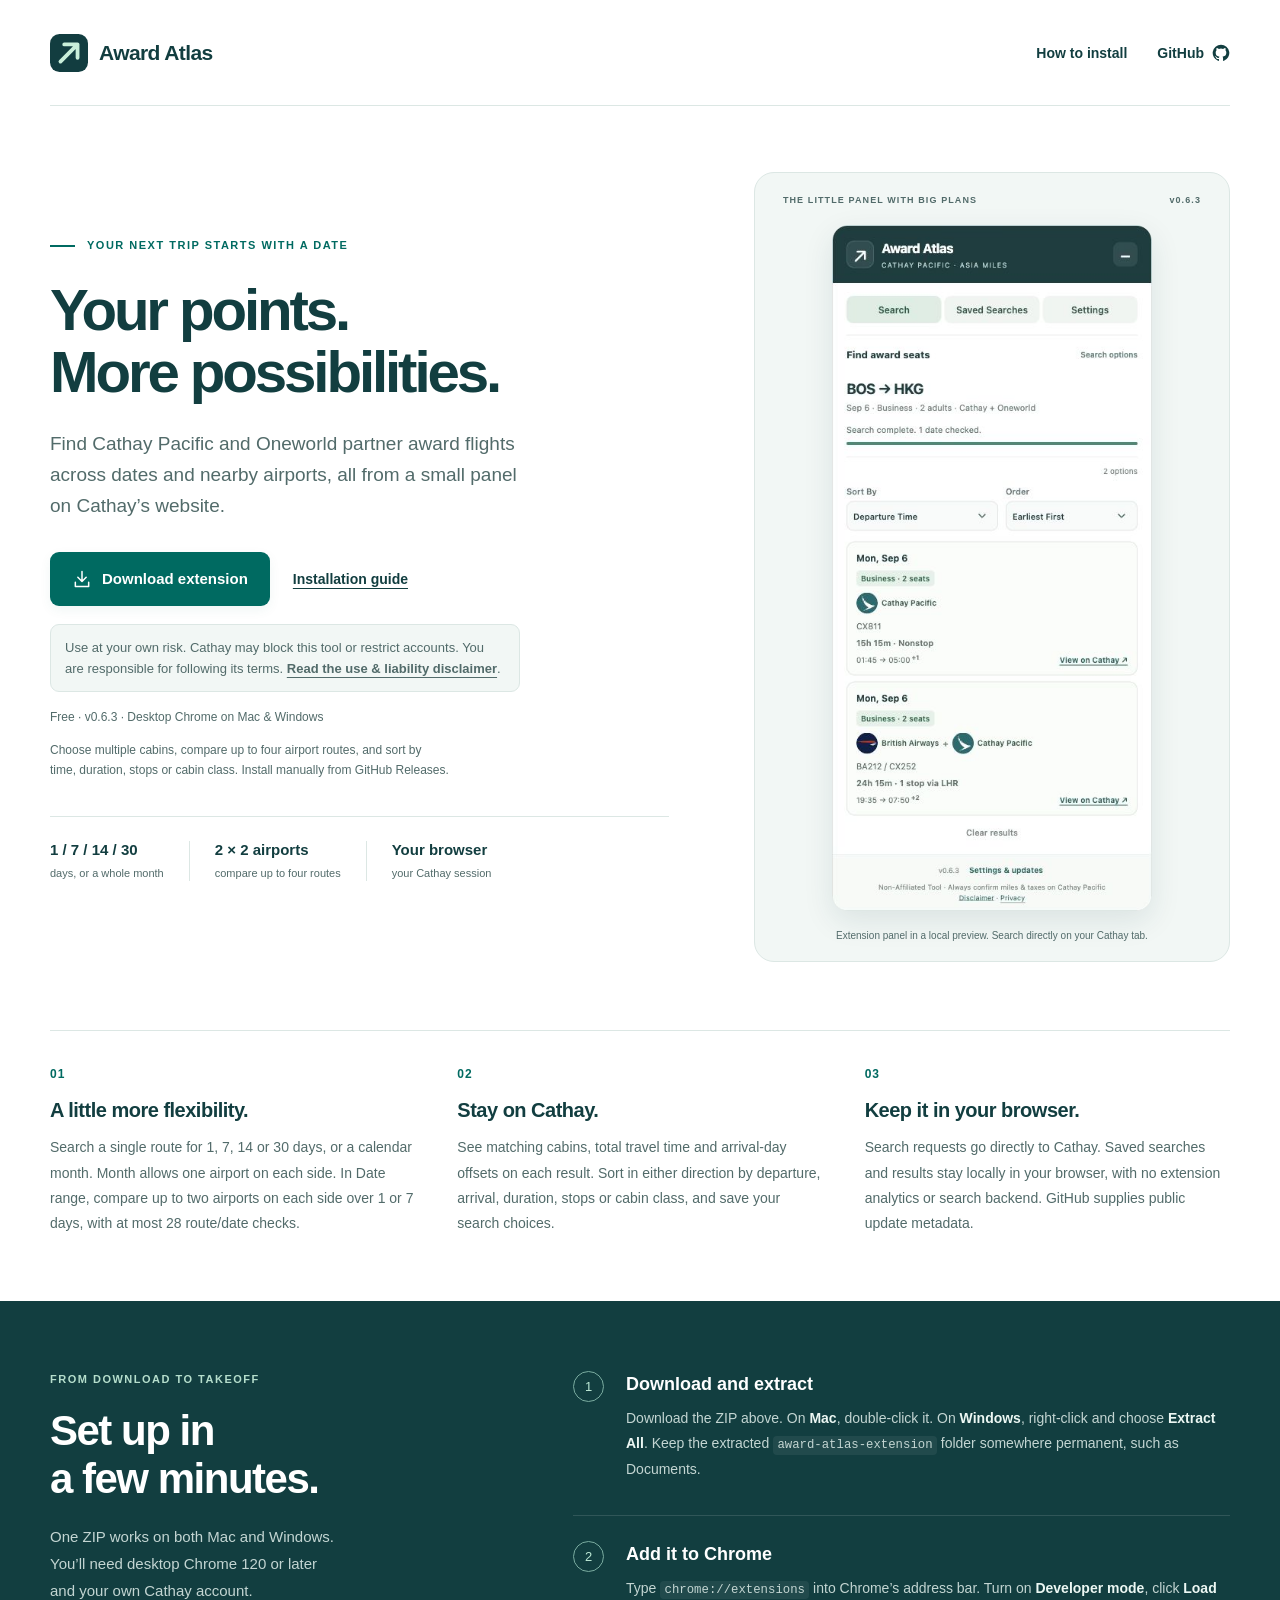
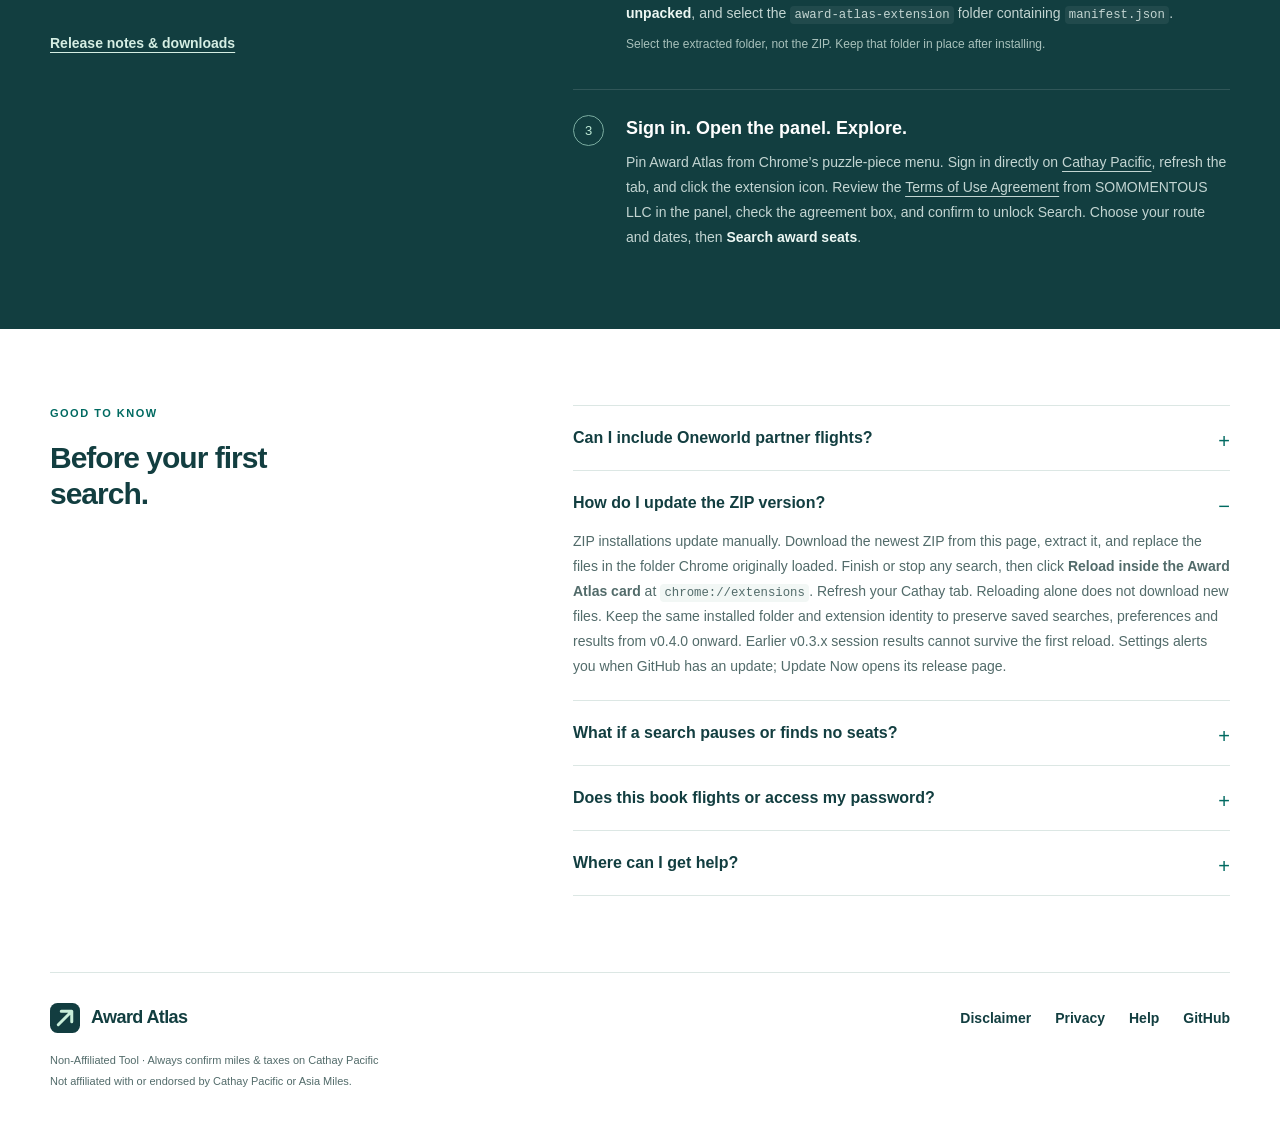
<file: index.html>
<!doctype html>
<html lang="en">
<head>
  <meta charset="utf-8">
  <meta name="viewport" content="width=device-width, initial-scale=1">
  <meta name="description" content="A free Chrome extension for searching Cathay Pacific award seats. Explore 1, 7, 14, or 30 days, or a calendar month, in a small panel on Cathay’s website.">
  <meta name="theme-color" content="#123e40">
  <title>Award Atlas — Find your next award flight</title>
  <link rel="icon" href="assets/mark.svg" type="image/svg+xml">
  <link rel="stylesheet" href="style.css">
</head>
<body>
  <a class="skip-link" href="#main">Skip to content</a>
  <header class="site-header wrap">
    <a class="brand" href="./" aria-label="Award Atlas home"><img src="assets/mark.svg" width="38" height="38" alt=""><span>Award Atlas</span></a>
    <nav aria-label="Main navigation">
      <a href="#install">How to install</a>
      <a href="https://github.com/somomentous/award-atlas">GitHub <svg aria-hidden="true" width="18" height="18" viewBox="0 0 24 24" fill="currentColor"><path d="M12 .9a11.1 11.1 0 0 0-3.51 21.63c.56.1.76-.24.76-.54v-2.07c-3.1.67-3.75-1.32-3.75-1.32-.5-1.29-1.24-1.63-1.24-1.63-1.01-.69.08-.68.08-.68 1.12.08 1.71 1.15 1.71 1.15.99 1.71 2.6 1.21 3.23.92.1-.72.39-1.21.71-1.49-2.48-.28-5.08-1.24-5.08-5.52 0-1.22.43-2.22 1.15-3-.12-.28-.5-1.42.11-2.96 0 0 .94-.3 3.05 1.14a10.59 10.59 0 0 1 5.56 0c2.12-1.44 3.05-1.14 3.05-1.14.61 1.54.23 2.68.12 2.96.72.78 1.14 1.78 1.14 3 0 4.29-2.61 5.23-5.1 5.51.4.35.76 1.02.76 2.06v3.07c0 .3.2.65.76.54A11.1 11.1 0 0 0 12 .9Z"/></svg></a>
    </nav>
  </header>

  <main id="main">
    <section class="hero wrap" aria-labelledby="hero-title">
      <div class="hero-copy">
        <p class="eyebrow"><span class="rule"></span> YOUR NEXT TRIP STARTS WITH A DATE</p>
        <h1 id="hero-title">Your points.<br>More possibilities.</h1>
        <p class="intro">Find Cathay Pacific and Oneworld partner award flights across dates and nearby airports, all from a small panel on Cathay’s website.</p>
        <div class="hero-actions">
          <a class="button" href="https://github.com/somomentous/award-atlas/releases/latest/download/Award-Atlas.zip">
            <svg aria-hidden="true" width="20" height="20" viewBox="0 0 24 24" fill="none" stroke="currentColor" stroke-width="1.8" stroke-linecap="round" stroke-linejoin="round"><path d="M12 3v12m-5-5 5 5 5-5M4 16v5h16v-5"/></svg>
            Download extension
          </a>
          <a class="text-link" href="#install">Installation guide</a>
        </div>
        <p class="download-disclaimer">Use at your own risk. Cathay may block this tool or restrict accounts. You are responsible for following its terms. <a href="disclaimer.html">Read the use &amp; liability disclaimer</a>.</p>
        <p class="download-meta">Free · v0.6.3 · Desktop Chrome on Mac &amp; Windows</p>
        <p class="store-note">Choose multiple cabins, compare up to four airport routes, and sort by time, duration, stops or cabin class. Install manually from GitHub Releases.</p>
        <dl class="quick-facts">
          <div><dt>1 / 7 / 14 / 30</dt><dd>days, or a whole month</dd></div>
          <div><dt>2 × 2 airports</dt><dd>compare up to four routes</dd></div>
          <div><dt>Your browser</dt><dd>your Cathay session</dd></div>
        </dl>
      </div>
      <figure class="product-preview">
        <div class="preview-topline"><span>THE LITTLE PANEL WITH BIG PLANS</span><span>v0.6.3</span></div>
        <img class="panel-image" src="assets/panel.jpg?v=0.6.3" width="420" height="901" alt="Award Atlas v0.6.3 results with Cathay and mixed-partner flights, sorting controls, total travel time and arrival-day offsets.">
        <figcaption>Extension panel in a local preview. Search directly on your Cathay tab.</figcaption>
      </figure>
    </section>

    <section class="benefits wrap" aria-label="Features">
      <article><span class="feature-number">01</span><h2>A little more flexibility.</h2><p>Search a single route for 1, 7, 14 or 30 days, or a calendar month. Month allows one airport on each side. In Date range, compare up to two airports on each side over 1 or 7 days, with at most 28 route/date checks.</p></article>
      <article><span class="feature-number">02</span><h2>Stay on Cathay.</h2><p>See matching cabins, total travel time and arrival-day offsets on each result. Sort in either direction by departure, arrival, duration, stops or cabin class, and save your search choices.</p></article>
      <article><span class="feature-number">03</span><h2>Keep it in your browser.</h2><p>Search requests go directly to Cathay. Saved searches and results stay locally in your browser, with no extension analytics or search backend. GitHub supplies public update metadata.</p></article>
    </section>

    <section class="install-section" id="install" aria-labelledby="install-title">
      <div class="wrap install-grid">
        <div class="install-heading">
          <p class="eyebrow">FROM DOWNLOAD TO TAKEOFF</p>
          <h2 id="install-title">Set up in<br>a few minutes.</h2>
          <p>One ZIP works on both Mac and Windows. You’ll need desktop Chrome 120 or later and your own Cathay account.</p>
          <a class="text-link" href="https://github.com/somomentous/award-atlas/releases/latest">Release notes &amp; downloads</a>
        </div>
        <ol class="steps">
          <li><span class="step-number">1</span><div><h3>Download and extract</h3><p>Download the ZIP above. On <strong>Mac</strong>, double-click it. On <strong>Windows</strong>, right-click and choose <strong>Extract All</strong>. Keep the extracted <code>award-atlas-extension</code> folder somewhere permanent, such as Documents.</p></div></li>
          <li><span class="step-number">2</span><div><h3>Add it to Chrome</h3><p>Type <code>chrome://extensions</code> into Chrome’s address bar. Turn on <strong>Developer mode</strong>, click <strong>Load unpacked</strong>, and select the <code>award-atlas-extension</code> folder containing <code>manifest.json</code>.</p><p class="step-hint">Select the extracted folder, not the ZIP. Keep that folder in place after installing.</p></div></li>
          <li><span class="step-number">3</span><div><h3>Sign in. Open the panel. Explore.</h3><p>Pin Award Atlas from Chrome’s puzzle-piece menu. Sign in directly on <a href="https://www.cathaypacific.com/" rel="noopener noreferrer" target="_blank">Cathay Pacific</a>, refresh the tab, and click the extension icon. Review the <a href="disclaimer.html">Terms of Use Agreement</a> from SOMOMENTOUS LLC in the panel, check the agreement box, and confirm to unlock Search. Choose your route and dates, then <strong>Search award seats</strong>.</p></div></li>
        </ol>
      </div>
    </section>

    <section class="wrap essentials" aria-labelledby="essentials-title">
      <div><p class="eyebrow">GOOD TO KNOW</p><h2 id="essentials-title">Before your first search.</h2></div>
      <div class="faq">
        <details><summary>Can I include Oneworld partner flights?</summary><p>Partner itineraries returned by Cathay are included by default, with airline icons and names on each result. Turn on <strong>Exclude Oneworld Partners</strong> for Cathay-only results. Availability depends on what Cathay returns for your route and dates; not every partner or itinerary is offered.</p></details>
        <details open><summary>How do I update the ZIP version?</summary><p>ZIP installations update manually. Download the newest ZIP from this page, extract it, and replace the files in the folder Chrome originally loaded. Finish or stop any search, then click <strong>Reload inside the Award Atlas card</strong> at <code>chrome://extensions</code>. Refresh your Cathay tab. Reloading alone does not download new files. Keep the same installed folder and extension identity to preserve saved searches, preferences and results from v0.4.0 onward. Earlier v0.3.x session results cannot survive the first reload. Settings alerts you when GitHub has an update; Update Now opens its release page.</p></details>
        <details><summary>What if a search pauses or finds no seats?</summary><p>Keep the Cathay booking tab open and complete any sign-in or verification prompts on Cathay. Follow the panel’s waiting instructions and continue when available. Confirmed no-flight responses count as checked with no matches. Individual data errors can be skipped and retried when offered; skipped or unchecked routes stay unknown. Checked results are kept. Cathay’s website changes or request limits can interrupt searches.</p></details>
        <details><summary>Does this book flights or access my password?</summary><p>No. Sign in directly on Cathay; Award Atlas does not ask for or read your password and has no permission to read Chrome’s cookie store. It uses your existing Cathay session to search. Confirm availability, miles, taxes, and any booking directly with Cathay.</p></details>
        <details><summary>Where can I get help?</summary><p>Open a <a href="https://github.com/somomentous/award-atlas/issues">GitHub issue</a> with the extension version and error message. Please leave out passwords, cookies, session identifiers, and member or payment details.</p></details>
      </div>
    </section>
  </main>

  <footer class="site-footer wrap">
    <div><a class="brand" href="./"><img src="assets/mark.svg" width="30" height="30" alt=""><span>Award Atlas</span></a><p>Non-Affiliated Tool · Always confirm miles &amp; taxes on Cathay Pacific</p><p>Not affiliated with or endorsed by Cathay Pacific or Asia Miles.</p></div>
    <nav aria-label="Footer navigation"><a href="disclaimer.html">Disclaimer</a><a href="privacy.html">Privacy</a><a href="https://github.com/somomentous/award-atlas/issues">Help</a><a href="https://github.com/somomentous/award-atlas">GitHub</a></nav>
  </footer>
</body>
</html>
</file>
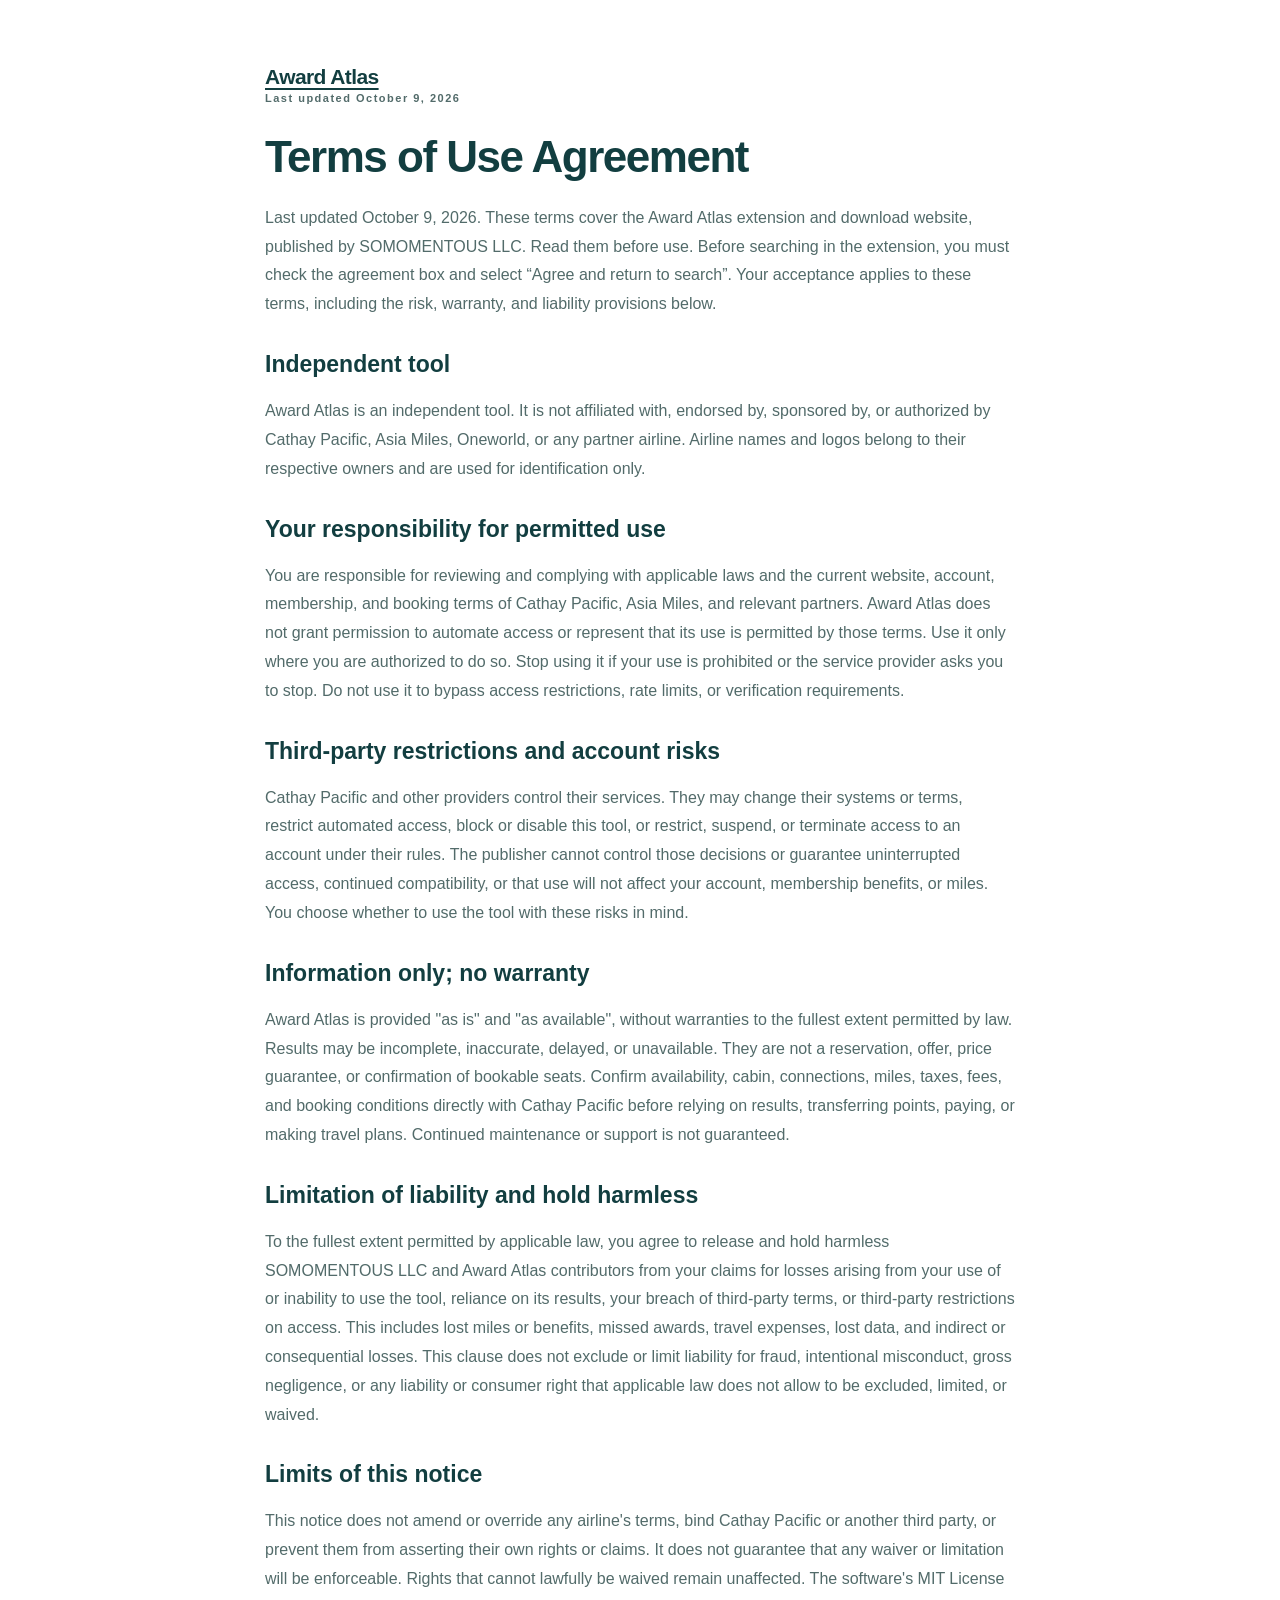
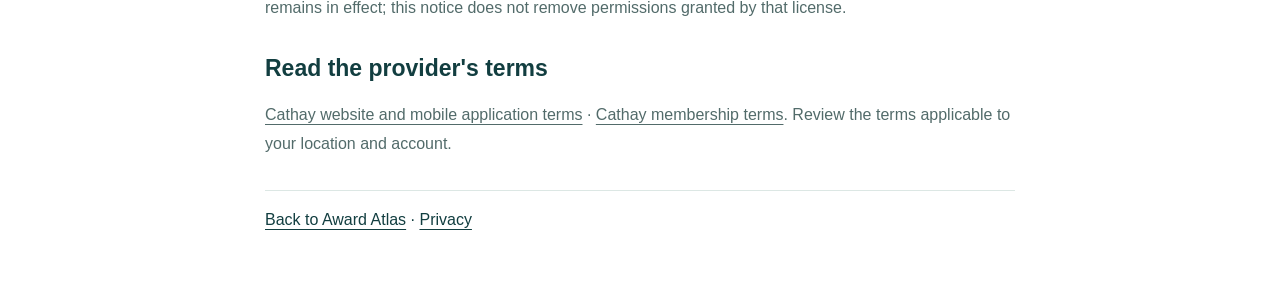
<file: disclaimer.html>
<!doctype html>
<html lang="en">
<head>
  <meta charset="utf-8">
  <meta name="viewport" content="width=device-width,initial-scale=1">
  <title>Award Atlas — Terms of Use Agreement</title>
  <link rel="stylesheet" href="style.css">
  <link rel="icon" href="assets/mark.svg" type="image/svg+xml">
</head>
<body>
  <main class="wrap document">
    <nav class="brand"><a href="./">Award Atlas</a></nav>
    <p class="eyebrow">Last updated October 9, 2026</p>
    <h1>Terms of Use Agreement</h1>
    <!-- disclaimer:start -->
<p>Last updated October 9, 2026. These terms cover the Award Atlas extension and download website, published by SOMOMENTOUS LLC. Read them before use. Before searching in the extension, you must check the agreement box and select “Agree and return to search”. Your acceptance applies to these terms, including the risk, warranty, and liability provisions below.</p>
<h2>Independent tool</h2><p>Award Atlas is an independent tool. It is not affiliated with, endorsed by, sponsored by, or authorized by Cathay Pacific, Asia Miles, Oneworld, or any partner airline. Airline names and logos belong to their respective owners and are used for identification only.</p>
<h2>Your responsibility for permitted use</h2><p>You are responsible for reviewing and complying with applicable laws and the current website, account, membership, and booking terms of Cathay Pacific, Asia Miles, and relevant partners. Award Atlas does not grant permission to automate access or represent that its use is permitted by those terms. Use it only where you are authorized to do so. Stop using it if your use is prohibited or the service provider asks you to stop. Do not use it to bypass access restrictions, rate limits, or verification requirements.</p>
<h2>Third-party restrictions and account risks</h2><p>Cathay Pacific and other providers control their services. They may change their systems or terms, restrict automated access, block or disable this tool, or restrict, suspend, or terminate access to an account under their rules. The publisher cannot control those decisions or guarantee uninterrupted access, continued compatibility, or that use will not affect your account, membership benefits, or miles. You choose whether to use the tool with these risks in mind.</p>
<h2>Information only; no warranty</h2><p>Award Atlas is provided &quot;as is&quot; and &quot;as available&quot;, without warranties to the fullest extent permitted by law. Results may be incomplete, inaccurate, delayed, or unavailable. They are not a reservation, offer, price guarantee, or confirmation of bookable seats. Confirm availability, cabin, connections, miles, taxes, fees, and booking conditions directly with Cathay Pacific before relying on results, transferring points, paying, or making travel plans. Continued maintenance or support is not guaranteed.</p>
<h2>Limitation of liability and hold harmless</h2><p>To the fullest extent permitted by applicable law, you agree to release and hold harmless SOMOMENTOUS LLC and Award Atlas contributors from your claims for losses arising from your use of or inability to use the tool, reliance on its results, your breach of third-party terms, or third-party restrictions on access. This includes lost miles or benefits, missed awards, travel expenses, lost data, and indirect or consequential losses. This clause does not exclude or limit liability for fraud, intentional misconduct, gross negligence, or any liability or consumer right that applicable law does not allow to be excluded, limited, or waived.</p>
<h2>Limits of this notice</h2><p>This notice does not amend or override any airline&#39;s terms, bind Cathay Pacific or another third party, or prevent them from asserting their own rights or claims. It does not guarantee that any waiver or limitation will be enforceable. Rights that cannot lawfully be waived remain unaffected. The software&#39;s MIT License remains in effect; this notice does not remove permissions granted by that license.</p>
    <!-- disclaimer:end -->
    <h2>Read the provider's terms</h2>
    <p><a href="https://www.cathaypacific.com/cx/en_ID/legal-and-privacy/cx-website-and-mobile-application-terms-of-use.html" rel="noopener noreferrer" target="_blank">Cathay website and mobile application terms</a> · <a href="https://www.cathaypacific.com/cx/en_ID/legal-and-privacy/cathay-membership-terms-and-conditions.html" rel="noopener noreferrer" target="_blank">Cathay membership terms</a>. Review the terms applicable to your location and account.</p>
    <footer><a href="./">Back to Award Atlas</a> · <a href="privacy.html">Privacy</a></footer>
  </main>
</body>
</html>
</file>
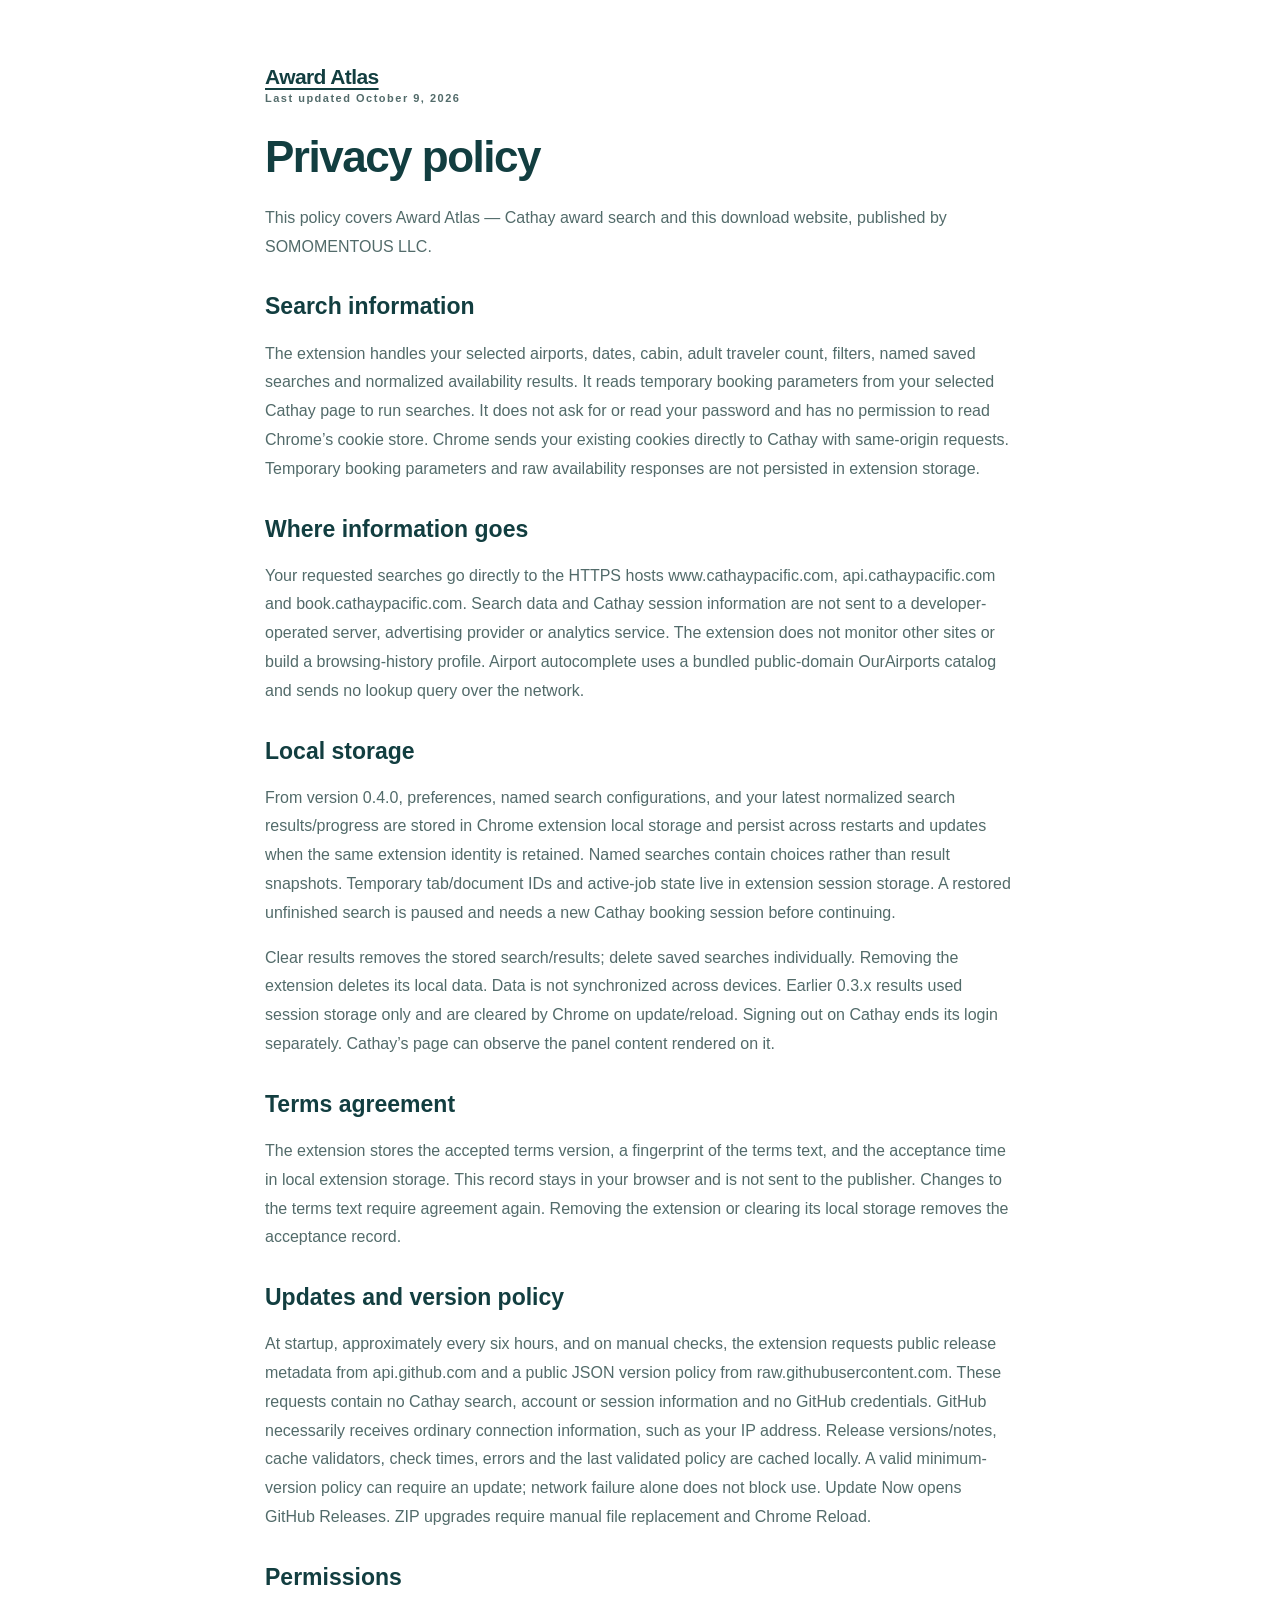
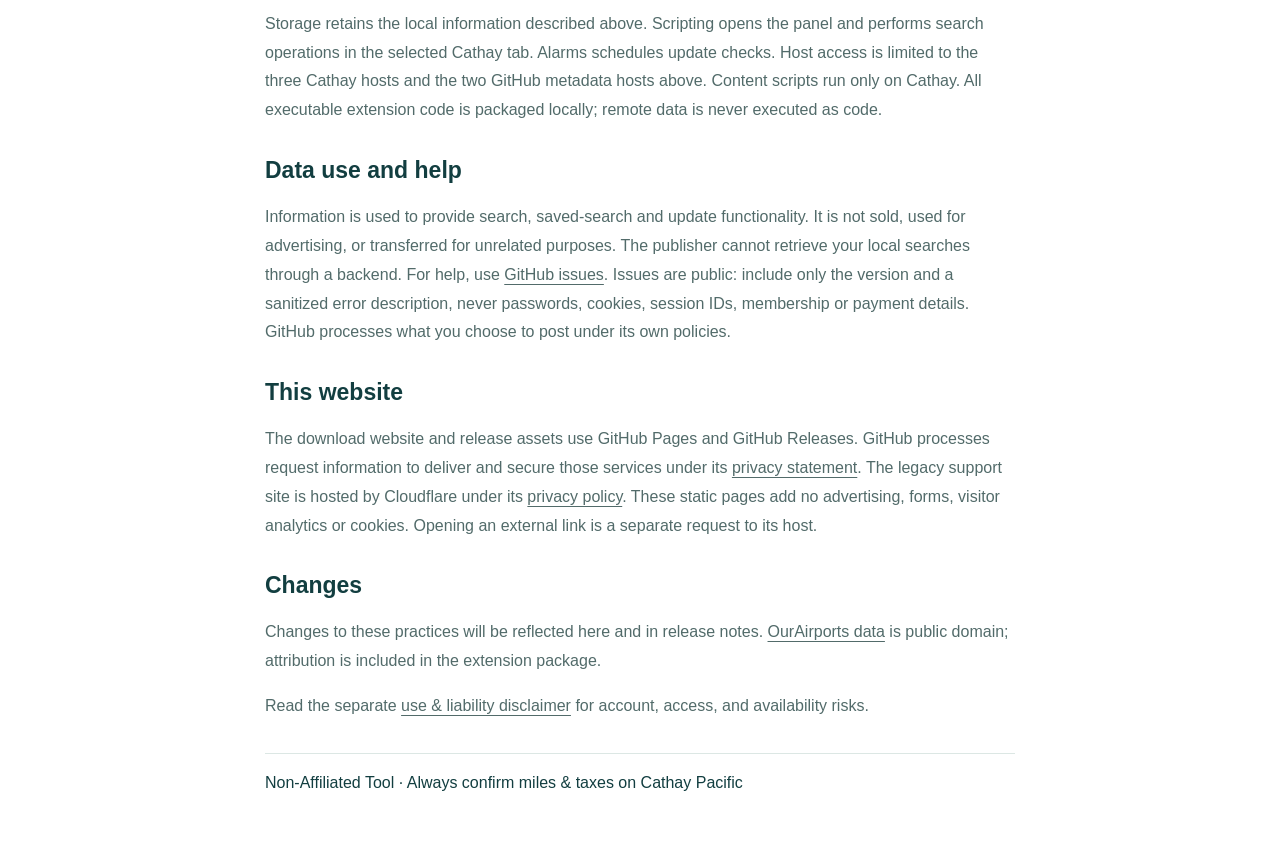
<file: privacy.html>
<!doctype html><html lang="en"><head><meta charset="utf-8"><meta name="viewport" content="width=device-width,initial-scale=1"><title>Award Atlas privacy policy</title><link rel="stylesheet" href="style.css"><link rel="icon" href="assets/mark.svg"></head><body><main class="wrap document"><nav class="brand"><a href="./">Award Atlas</a></nav><p class="eyebrow">Last updated October 9, 2026</p><h1>Privacy policy</h1><p>This policy covers Award Atlas — Cathay award search and this download website, published by SOMOMENTOUS LLC.</p><h2>Search information</h2><p>The extension handles your selected airports, dates, cabin, adult traveler count, filters, named saved searches and normalized availability results. It reads temporary booking parameters from your selected Cathay page to run searches. It does not ask for or read your password and has no permission to read Chrome’s cookie store. Chrome sends your existing cookies directly to Cathay with same-origin requests. Temporary booking parameters and raw availability responses are not persisted in extension storage.</p><h2>Where information goes</h2><p>Your requested searches go directly to the HTTPS hosts www.cathaypacific.com, api.cathaypacific.com and book.cathaypacific.com. Search data and Cathay session information are not sent to a developer-operated server, advertising provider or analytics service. The extension does not monitor other sites or build a browsing-history profile. Airport autocomplete uses a bundled public-domain OurAirports catalog and sends no lookup query over the network.</p><h2>Local storage</h2><p>From version 0.4.0, preferences, named search configurations, and your latest normalized search results/progress are stored in Chrome extension local storage and persist across restarts and updates when the same extension identity is retained. Named searches contain choices rather than result snapshots. Temporary tab/document IDs and active-job state live in extension session storage. A restored unfinished search is paused and needs a new Cathay booking session before continuing.</p><p>Clear results removes the stored search/results; delete saved searches individually. Removing the extension deletes its local data. Data is not synchronized across devices. Earlier 0.3.x results used session storage only and are cleared by Chrome on update/reload. Signing out on Cathay ends its login separately. Cathay’s page can observe the panel content rendered on it.</p><h2>Terms agreement</h2><p>The extension stores the accepted terms version, a fingerprint of the terms text, and the acceptance time in local extension storage. This record stays in your browser and is not sent to the publisher. Changes to the terms text require agreement again. Removing the extension or clearing its local storage removes the acceptance record.</p><h2>Updates and version policy</h2><p>At startup, approximately every six hours, and on manual checks, the extension requests public release metadata from api.github.com and a public JSON version policy from raw.githubusercontent.com. These requests contain no Cathay search, account or session information and no GitHub credentials. GitHub necessarily receives ordinary connection information, such as your IP address. Release versions/notes, cache validators, check times, errors and the last validated policy are cached locally. A valid minimum-version policy can require an update; network failure alone does not block use. Update Now opens GitHub Releases. ZIP upgrades require manual file replacement and Chrome Reload.</p><h2>Permissions</h2><p>Storage retains the local information described above. Scripting opens the panel and performs search operations in the selected Cathay tab. Alarms schedules update checks. Host access is limited to the three Cathay hosts and the two GitHub metadata hosts above. Content scripts run only on Cathay. All executable extension code is packaged locally; remote data is never executed as code.</p><h2>Data use and help</h2><p>Information is used to provide search, saved-search and update functionality. It is not sold, used for advertising, or transferred for unrelated purposes. The publisher cannot retrieve your local searches through a backend. For help, use <a href="https://github.com/somomentous/award-atlas/issues">GitHub issues</a>. Issues are public: include only the version and a sanitized error description, never passwords, cookies, session IDs, membership or payment details. GitHub processes what you choose to post under its own policies.</p><h2>This website</h2><p>The download website and release assets use GitHub Pages and GitHub Releases. GitHub processes request information to deliver and secure those services under its <a href="https://docs.github.com/en/site-policy/privacy-policies/github-general-privacy-statement">privacy statement</a>. The legacy support site is hosted by Cloudflare under its <a href="https://www.cloudflare.com/privacypolicy/">privacy policy</a>. These static pages add no advertising, forms, visitor analytics or cookies. Opening an external link is a separate request to its host.</p><h2>Changes</h2><p>Changes to these practices will be reflected here and in release notes. <a href="https://ourairports.com/data/">OurAirports data</a> is public domain; attribution is included in the extension package.</p><p>Read the separate <a href="disclaimer.html">use &amp; liability disclaimer</a> for account, access, and availability risks.</p><footer>Non-Affiliated Tool · Always confirm miles &amp; taxes on Cathay Pacific</footer></main></body></html>
</file>
<file: style.css>
@charset "UTF-8";
:root{--ink:#123e40;--muted:#526b6a;--line:#dce7e4;--teal:#006a61;--mint:#d5ece1;--paper:#fff;--soft:#f2f7f5;font-family:Inter,-apple-system,BlinkMacSystemFont,"Segoe UI",sans-serif;color:var(--ink);background:var(--paper);font-synthesis:none;color-scheme:light}
*{box-sizing:border-box}html{scroll-behavior:smooth;scroll-padding-top:30px}body{margin:0}a{color:inherit;text-underline-offset:4px}a:hover{color:var(--teal)}a:focus-visible,summary:focus-visible{outline:3px solid #b78325;outline-offset:5px}img{display:block;max-width:100%}.wrap{width:min(1180px,calc(100% - 96px));margin-inline:auto}.skip-link{position:absolute;top:-100px;left:24px;z-index:10;background:var(--ink);color:white;padding:12px 20px}.skip-link:focus{top:12px}.site-header{min-height:106px;display:flex;align-items:center;justify-content:space-between;border-bottom:1px solid var(--line);gap:24px}.brand{display:inline-flex;align-items:center;gap:11px;font-weight:750;font-size:21px;letter-spacing:-.6px;text-decoration:none}.site-header nav,.site-footer nav{display:flex;align-items:center;gap:30px}.site-header nav a,.site-footer nav a{font-size:14px;font-weight:600;text-decoration:none;display:inline-flex;align-items:center;gap:8px}.site-header nav a:hover,.site-footer nav a:hover{text-decoration:underline}.hero{display:grid;grid-template-columns:1.3fr 1fr;gap:85px;align-items:center;padding-block:66px 68px}.eyebrow{font-size:11px;font-weight:700;letter-spacing:1.5px;line-height:1.6;color:var(--teal);display:flex;align-items:center;gap:12px}.rule{display:inline-block;width:25px;height:2px;background:var(--teal)}h1,h2,h3,p{margin-top:0}h1{font-size:clamp(42px,4.55vw,65px);font-weight:650;line-height:1.07;letter-spacing:-3.1px;margin-block:24px}.intro{font-size:19px;line-height:1.65;color:var(--muted);max-width:470px;margin-bottom:30px}.hero-actions{display:flex;align-items:center;flex-wrap:wrap;gap:23px}.button{display:inline-flex;align-items:center;justify-content:center;gap:10px;border-radius:9px;background:var(--teal);color:white;font-size:15px;font-weight:650;padding:17px 22px;text-decoration:none;min-height:52px;box-shadow:0 4px 12px #006a6110}.button:hover{background:var(--ink);color:white}.text-link{font-size:14px;font-weight:650}.download-meta{font-size:12px;color:var(--muted);margin-top:15px;line-height:1.7}.store-note{font-size:12px;line-height:1.7;color:var(--muted);max-width:400px;margin-top:0}.quick-facts{display:flex;gap:25px;border-top:1px solid var(--line);margin-top:35px;padding-top:24px}.quick-facts>div+div{border-left:1px solid var(--line);padding-left:25px}.quick-facts dt{font-size:15px;font-weight:700;white-space:nowrap}.quick-facts dd{font-size:11px;margin:7px 0 0;color:var(--muted);line-height:1.5}.product-preview{margin:0;padding:22px 28px 17px;background:var(--soft);border:1px solid var(--line);border-radius:20px}.preview-topline{display:flex;justify-content:space-between;gap:12px;font-size:9px;letter-spacing:1.1px;font-weight:650;color:var(--muted);margin-bottom:20px}.panel-image{width:320px;height:auto;max-width:100%;margin-inline:auto;border-radius:16px;box-shadow:0 10px 30px #123e401a}.product-preview figcaption{font-size:10px;line-height:1.6;text-align:center;color:var(--muted);margin-top:17px}.benefits{display:grid;grid-template-columns:repeat(3,1fr);gap:42px;padding-block:36px 65px;border-top:1px solid var(--line)}.feature-number{display:block;font-size:12px;letter-spacing:1px;color:var(--teal);font-weight:650;margin-bottom:16px}.benefits h2{font-size:20px;letter-spacing:-.5px;line-height:1.3;margin-bottom:12px}.benefits p{font-size:14px;line-height:1.8;color:var(--muted);margin:0}.install-section{background:var(--ink);color:white;padding-block:70px}.install-grid{display:grid;grid-template-columns:.8fr 1.2fr;gap:85px}.install-heading .eyebrow{color:#b5decc}.install-heading h2{font-size:42px;line-height:1.15;letter-spacing:-1.5px;font-weight:600;margin-block:18px 20px}.install-heading>p:not(.eyebrow){font-size:15px;line-height:1.8;color:#c3d5d2;max-width:295px}.install-heading .text-link{display:inline-block;margin-top:16px;color:#d5eee3}.steps{list-style:none;margin:0;padding:0}.steps li{display:flex;gap:22px;padding-block:0 25px}.steps li+li{border-top:1px solid #ffffff20;padding-top:25px}.steps li:last-child{padding-bottom:0}.step-number{display:grid;place-items:center;flex-shrink:0;width:31px;height:31px;border-radius:50%;border:1px solid #7aaca0;color:#bce8d4;font-size:13px;margin-top:0}.steps h3{font-size:18px;line-height:1.5;margin-bottom:8px;font-weight:600}.steps p{font-size:14px;line-height:1.8;color:#c3d5d2;margin-bottom:8px}.steps a:hover{color:#e6faf1}.steps strong{color:#ecf7f3;font-weight:600}.steps .step-hint{font-size:12px;color:#a8c1bb}code{font-family:ui-monospace,SFMono-Regular,Consolas,monospace;font-size:.88em;padding:.18em .35em;border-radius:4px;background:#ffffff10;overflow-wrap:anywhere}.essentials{display:grid;grid-template-columns:.8fr 1.2fr;gap:85px;padding-block:76px}.essentials h2{font-size:30px;line-height:1.2;letter-spacing:-1px;max-width:260px;font-weight:600;margin-top:18px}.faq details{border-top:1px solid var(--line);padding:20px 0}.faq details:last-child{border-bottom:1px solid var(--line)}.faq summary{font-size:16px;font-weight:600;cursor:pointer;list-style:none;padding-right:26px;position:relative;line-height:1.5}.faq summary::-webkit-details-marker{display:none}.faq summary:after{content:"+";position:absolute;right:0;top:0;font-size:20px;font-weight:400;color:var(--teal)}.faq details[open] summary:after{content:"−"}.faq p{color:var(--muted);font-size:14px;line-height:1.8;margin:14px 0 0}.faq code{background:var(--soft)}.site-footer{padding-block:30px 40px;border-top:1px solid var(--line);display:flex;justify-content:space-between;align-items:flex-start;gap:30px}.site-footer .brand{font-size:18px}.site-footer p{font-size:11px;line-height:1.7;color:var(--muted);margin:14px 0 0}.site-footer p+p{margin-top:3px}.site-footer nav{margin-top:7px;gap:24px}.document{max-width:750px;padding-block:65px}.document h1{font-size:44px;letter-spacing:-1.5px}.document h2{font-size:23px;margin-top:32px}.document p,.document li{color:var(--muted);font-size:16px;line-height:1.8}.document li{margin-block:8px}.document .eyebrow{font-size:11px}
@media(min-width:1440px){.hero{gap:100px}.product-preview{max-width:440px}.hero-copy{padding-bottom:20px}}
@media(max-width:1100px){.wrap{width:calc(100% - 64px)}.hero{gap:40px;grid-template-columns:1.2fr 1fr}h1{font-size:49px;letter-spacing:-2px}.intro{font-size:17px}.hero-actions{gap:18px}.quick-facts{gap:16px}.quick-facts>div+div{padding-left:16px}.quick-facts dt{font-size:13px}.quick-facts dd{font-size:10px}.product-preview{padding-inline:20px}.preview-topline{font-size:8px;letter-spacing:.7px}.install-grid,.essentials{gap:50px}.benefits{gap:30px}}
@media(max-width:800px){.wrap{width:calc(100% - 48px)}.site-header{min-height:85px}.hero{grid-template-columns:1fr;gap:42px;padding-block:45px}.hero-copy{max-width:570px}h1{font-size:57px;letter-spacing:-2.5px}.intro{max-width:510px}.product-preview{width:100%;max-width:570px;display:none}.quick-facts{gap:25px;margin-top:28px}.quick-facts>div+div{padding-left:25px}.quick-facts dt{font-size:15px}.quick-facts dd{font-size:12px}.benefits{gap:20px;padding-block:30px 40px}.benefits h2{font-size:17px}.benefits p{font-size:13px}.install-grid,.essentials{grid-template-columns:1fr;gap:35px}.install-heading h2{font-size:36px}.install-heading h2 br{display:none}.install-heading>p:not(.eyebrow){max-width:530px}.install-heading .text-link{margin-top:4px}.install-section{padding-block:45px}.essentials{padding-block:45px}.essentials h2{max-width:none;font-size:29px;margin-bottom:0}.site-footer{flex-direction:column;gap:22px}}
@media(max-width:480px){.wrap{width:calc(100% - 36px)}.brand{font-size:19px;gap:8px}.brand img{width:32px;height:32px}.site-header nav{gap:18px}.site-header nav a{font-size:12px}.site-header nav a svg{display:none}.hero{padding-top:35px}.eyebrow{font-size:9px;letter-spacing:1.1px;gap:8px}h1{font-size:45px;letter-spacing:-1.8px;margin-block:20px}.intro{font-size:17px;line-height:1.7}.hero-actions{align-items:flex-start;flex-direction:column;gap:18px}.button{width:100%;padding:17px 18px}.hero-actions>.text-link{align-self:center}.download-meta{text-align:center;font-size:11px;margin-top:18px}.store-note{text-align:center;font-size:11px}.quick-facts{justify-content:space-between;gap:10px;padding-top:23px}.quick-facts>div+div{padding-left:10px}.quick-facts dt{font-size:12px}.quick-facts dd{font-size:10px;max-width:100px}.benefits{grid-template-columns:1fr;gap:25px}.benefits article{display:grid;grid-template-columns:25px 1fr;gap:0 12px}.feature-number{grid-row:1 / 3;margin-top:2px}.benefits h2{font-size:18px;margin-bottom:6px}.benefits p{font-size:14px;grid-column:2}.steps li{gap:14px}.steps h3{font-size:17px}.steps p,.faq p{font-size:14px}.install-heading h2{font-size:34px}.faq summary{font-size:15px}.site-footer p{font-size:10px}.document h1{font-size:38px}}
@media(prefers-reduced-motion:reduce){html{scroll-behavior:auto}}

.download-disclaimer{font-size:13px;line-height:1.65;color:var(--muted);max-width:470px;margin:18px 0 0;padding:12px 14px;border:1px solid var(--line);border-radius:9px;background:var(--soft)}.download-disclaimer a{font-weight:650}.document footer{margin-top:32px;padding-top:20px;border-top:1px solid var(--line)}
</file>
